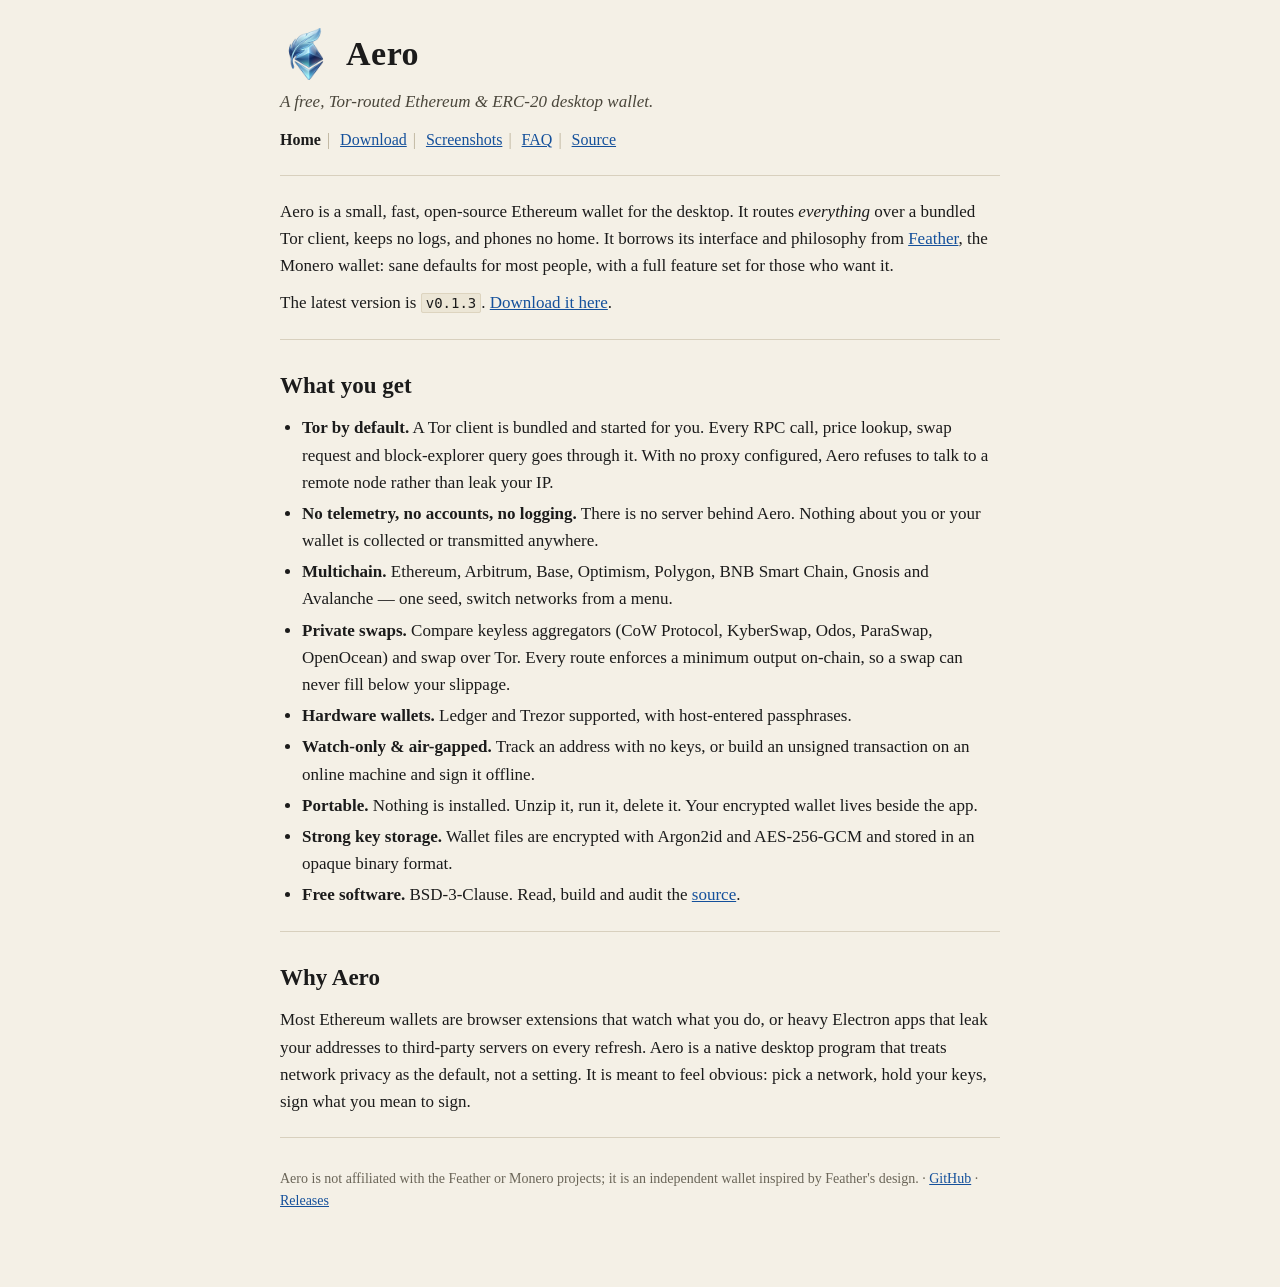
<file: site/index.html>
<!DOCTYPE html>
<html lang="en">
<head>
<meta charset="utf-8">
<meta name="viewport" content="width=device-width, initial-scale=1">
<title>Aero: A Free Tor-Routed Ethereum Wallet</title>
<meta name="description" content="Aero is a free, open-source, Tor-routed Ethereum and ERC-20 desktop wallet with a lightweight Feather-style interface.">
<link rel="canonical" href="https://aero.free/">
<meta property="og:type" content="website">
<meta property="og:site_name" content="Aero">
<meta property="og:title" content="Aero: A Free Tor-Routed Ethereum Wallet">
<meta property="og:description" content="A free, open-source, Tor-routed Ethereum &amp; ERC-20 desktop wallet. No telemetry, no accounts, no logging.">
<meta property="og:url" content="https://aero.free/">
<meta property="og:image" content="https://aero.free/assets/og.png">
<meta property="og:image:type" content="image/png">
<meta property="og:image:width" content="1200">
<meta property="og:image:height" content="630">
<meta property="og:image:alt" content="Aero logo">
<meta name="twitter:card" content="summary_large_image">
<meta name="twitter:title" content="Aero: A Free Tor-Routed Ethereum Wallet">
<meta name="twitter:description" content="A free, open-source, Tor-routed Ethereum &amp; ERC-20 desktop wallet.">
<meta name="twitter:image" content="https://aero.free/assets/og.png">
<meta name="theme-color" content="#f4f0e6">
<link rel="icon" href="assets/favicon.ico">
<link rel="stylesheet" href="style.css">
</head>
<body>
<div class="page">

  <header>
    <div class="masthead">
      <img src="assets/aero.png" alt="Aero logo">
      <h1>Aero</h1>
    </div>
    <p class="tagline">A free, Tor-routed Ethereum &amp; ERC-20 desktop wallet.</p>
    <nav class="links">
      <strong>Home</strong><span class="sep">|</span>
      <a href="/download">Download</a><span class="sep">|</span>
      <a href="/screenshots">Screenshots</a><span class="sep">|</span>
      <a href="/faq">FAQ</a><span class="sep">|</span>
      <a href="https://github.com/Aero-Developer/aero">Source</a>
    </nav>
  </header>

  <hr>

  <p>
    Aero is a small, fast, open-source Ethereum wallet for the desktop. It routes
    <em>everything</em> over a bundled Tor client, keeps no logs, and phones no home.
    It borrows its interface and philosophy from
    <a href="https://featherwallet.org/">Feather</a>, the Monero wallet: sane defaults
    for most people, with a full feature set for those who want it.
  </p>

  <p>
    The latest version is <code>v0.1.3</code>.
    <a href="/download">Download it here</a>.
  </p>

  <hr>

  <h2>What you get</h2>
  <ul>
    <li><strong>Tor by default.</strong> A Tor client is bundled and started for you.
      Every RPC call, price lookup, swap request and block-explorer query goes through it.
      With no proxy configured, Aero refuses to talk to a remote node rather than leak your IP.</li>
    <li><strong>No telemetry, no accounts, no logging.</strong> There is no server behind Aero.
      Nothing about you or your wallet is collected or transmitted anywhere.</li>
    <li><strong>Multichain.</strong> Ethereum, Arbitrum, Base, Optimism, Polygon,
      BNB Smart Chain, Gnosis and Avalanche &mdash; one seed, switch networks from a menu.</li>
    <li><strong>Private swaps.</strong> Compare keyless aggregators (CoW Protocol, KyberSwap,
      Odos, ParaSwap, OpenOcean) and swap over Tor. Every route enforces a minimum
      output on-chain, so a swap can never fill below your slippage.</li>
    <li><strong>Hardware wallets.</strong> Ledger and Trezor supported, with host-entered
      passphrases.</li>
    <li><strong>Watch-only &amp; air-gapped.</strong> Track an address with no keys, or build an
      unsigned transaction on an online machine and sign it offline.</li>
    <li><strong>Portable.</strong> Nothing is installed. Unzip it, run it, delete it.
      Your encrypted wallet lives beside the app.</li>
    <li><strong>Strong key storage.</strong> Wallet files are encrypted with Argon2id and
      AES-256-GCM and stored in an opaque binary format.</li>
    <li><strong>Free software.</strong> BSD-3-Clause. Read, build and audit the
      <a href="https://github.com/Aero-Developer/aero">source</a>.</li>
  </ul>

  <hr>

  <h2>Why Aero</h2>
  <p>
    Most Ethereum wallets are browser extensions that watch what you do, or heavy Electron
    apps that leak your addresses to third-party servers on every refresh. Aero is a native
    desktop program that treats network privacy as the default, not a setting. It is meant to
    feel obvious: pick a network, hold your keys, sign what you mean to sign.
  </p>

  <hr>

  <footer>
    <p>
      Aero is not affiliated with the Feather or Monero projects; it is an independent wallet
      inspired by Feather's design.
      &middot; <a href="https://github.com/Aero-Developer/aero">GitHub</a>
      &middot; <a href="https://github.com/Aero-Developer/aero/releases">Releases</a>
    </p>
  </footer>

</div>
</body>
</html>
</file>
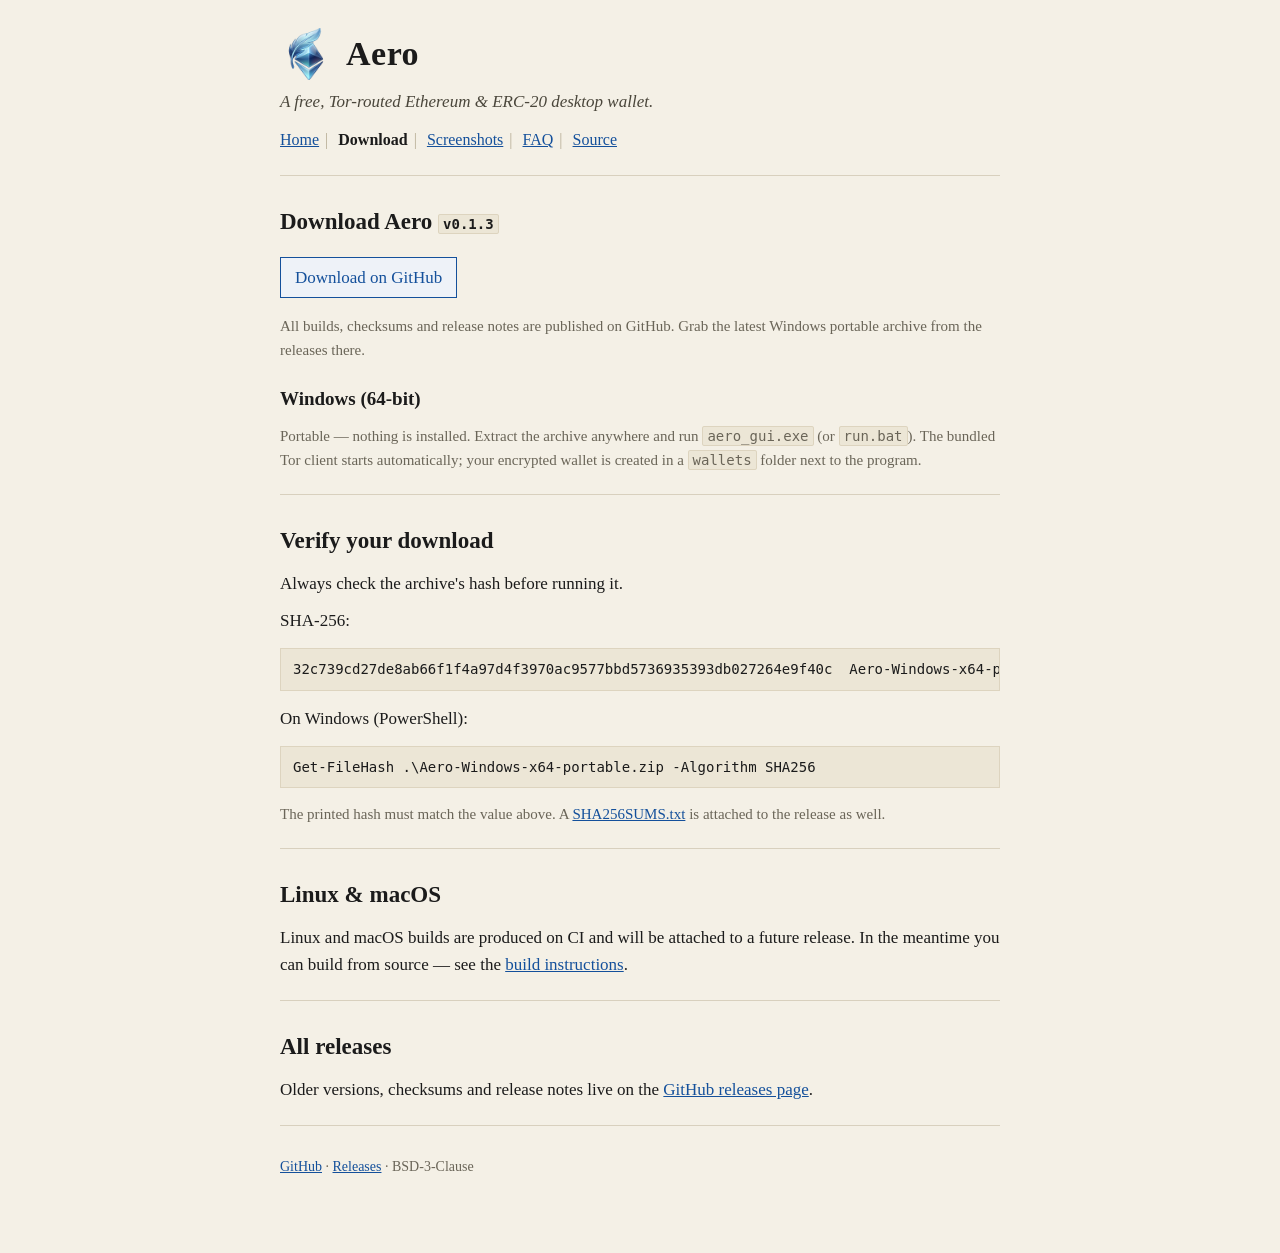
<file: site/download.html>
<!DOCTYPE html>
<html lang="en">
<head>
<meta charset="utf-8">
<meta name="viewport" content="width=device-width, initial-scale=1">
<title>Download &mdash; Aero</title>
<meta name="description" content="Download Aero, the free Tor-routed Ethereum wallet. Windows portable build with SHA-256 verification.">
<link rel="canonical" href="https://aero.free/download">
<meta property="og:type" content="website">
<meta property="og:site_name" content="Aero">
<meta property="og:title" content="Download &mdash; Aero">
<meta property="og:description" content="Download Aero, the free, Tor-routed Ethereum &amp; ERC-20 desktop wallet.">
<meta property="og:url" content="https://aero.free/download">
<meta property="og:image" content="https://aero.free/assets/og.png">
<meta property="og:image:type" content="image/png">
<meta property="og:image:width" content="1200">
<meta property="og:image:height" content="630">
<meta property="og:image:alt" content="Aero logo">
<meta name="twitter:card" content="summary_large_image">
<meta name="twitter:title" content="Download &mdash; Aero">
<meta name="twitter:description" content="Download Aero, the free, Tor-routed Ethereum &amp; ERC-20 desktop wallet.">
<meta name="twitter:image" content="https://aero.free/assets/og.png">
<meta name="theme-color" content="#f4f0e6">
<link rel="icon" href="assets/favicon.ico">
<link rel="stylesheet" href="style.css">
</head>
<body>
<div class="page">

  <header>
    <div class="masthead">
      <img src="assets/aero.png" alt="Aero logo">
      <h1>Aero</h1>
    </div>
    <p class="tagline">A free, Tor-routed Ethereum &amp; ERC-20 desktop wallet.</p>
    <nav class="links">
      <a href="/">Home</a><span class="sep">|</span>
      <strong>Download</strong><span class="sep">|</span>
      <a href="/screenshots">Screenshots</a><span class="sep">|</span>
      <a href="/faq">FAQ</a><span class="sep">|</span>
      <a href="https://github.com/Aero-Developer/aero">Source</a>
    </nav>
  </header>

  <hr>

  <h2>Download Aero <code>v0.1.3</code></h2>

  <p>
    <a class="download" href="https://github.com/Aero-Developer/aero/">Download on GitHub</a>
  </p>
  <p class="muted">All builds, checksums and release notes are published on GitHub. Grab the latest
    Windows portable archive from the releases there.</p>

  <h3>Windows (64-bit)</h3>
  <p class="muted">Portable &mdash; nothing is installed. Extract the archive anywhere and run
    <code>aero_gui.exe</code> (or <code>run.bat</code>). The bundled Tor client starts
    automatically; your encrypted wallet is created in a <code>wallets</code> folder next to
    the program.</p>

  <hr>

  <h2>Verify your download</h2>
  <p>Always check the archive's hash before running it.</p>
  <p>SHA-256:</p>
  <pre><code>32c739cd27de8ab66f1f4a97d4f3970ac9577bbd5736935393db027264e9f40c  Aero-Windows-x64-portable.zip</code></pre>
  <p>On Windows (PowerShell):</p>
  <pre><code>Get-FileHash .\Aero-Windows-x64-portable.zip -Algorithm SHA256</code></pre>
  <p class="muted">The printed hash must match the value above. A
    <a href="https://github.com/Aero-Developer/aero/releases/download/v0.1.3/SHA256SUMS.txt">SHA256SUMS.txt</a>
    is attached to the release as well.</p>

  <hr>

  <h2>Linux &amp; macOS</h2>
  <p>
    Linux and macOS builds are produced on CI and will be attached to a future release.
    In the meantime you can build from source &mdash; see the
    <a href="https://github.com/Aero-Developer/aero#building">build instructions</a>.
  </p>

  <hr>

  <h2>All releases</h2>
  <p>
    Older versions, checksums and release notes live on the
    <a href="https://github.com/Aero-Developer/aero/releases">GitHub releases page</a>.
  </p>

  <hr>

  <footer>
    <p>
      <a href="https://github.com/Aero-Developer/aero">GitHub</a>
      &middot; <a href="https://github.com/Aero-Developer/aero/releases">Releases</a>
      &middot; BSD-3-Clause
    </p>
  </footer>

</div>
</body>
</html>
</file>
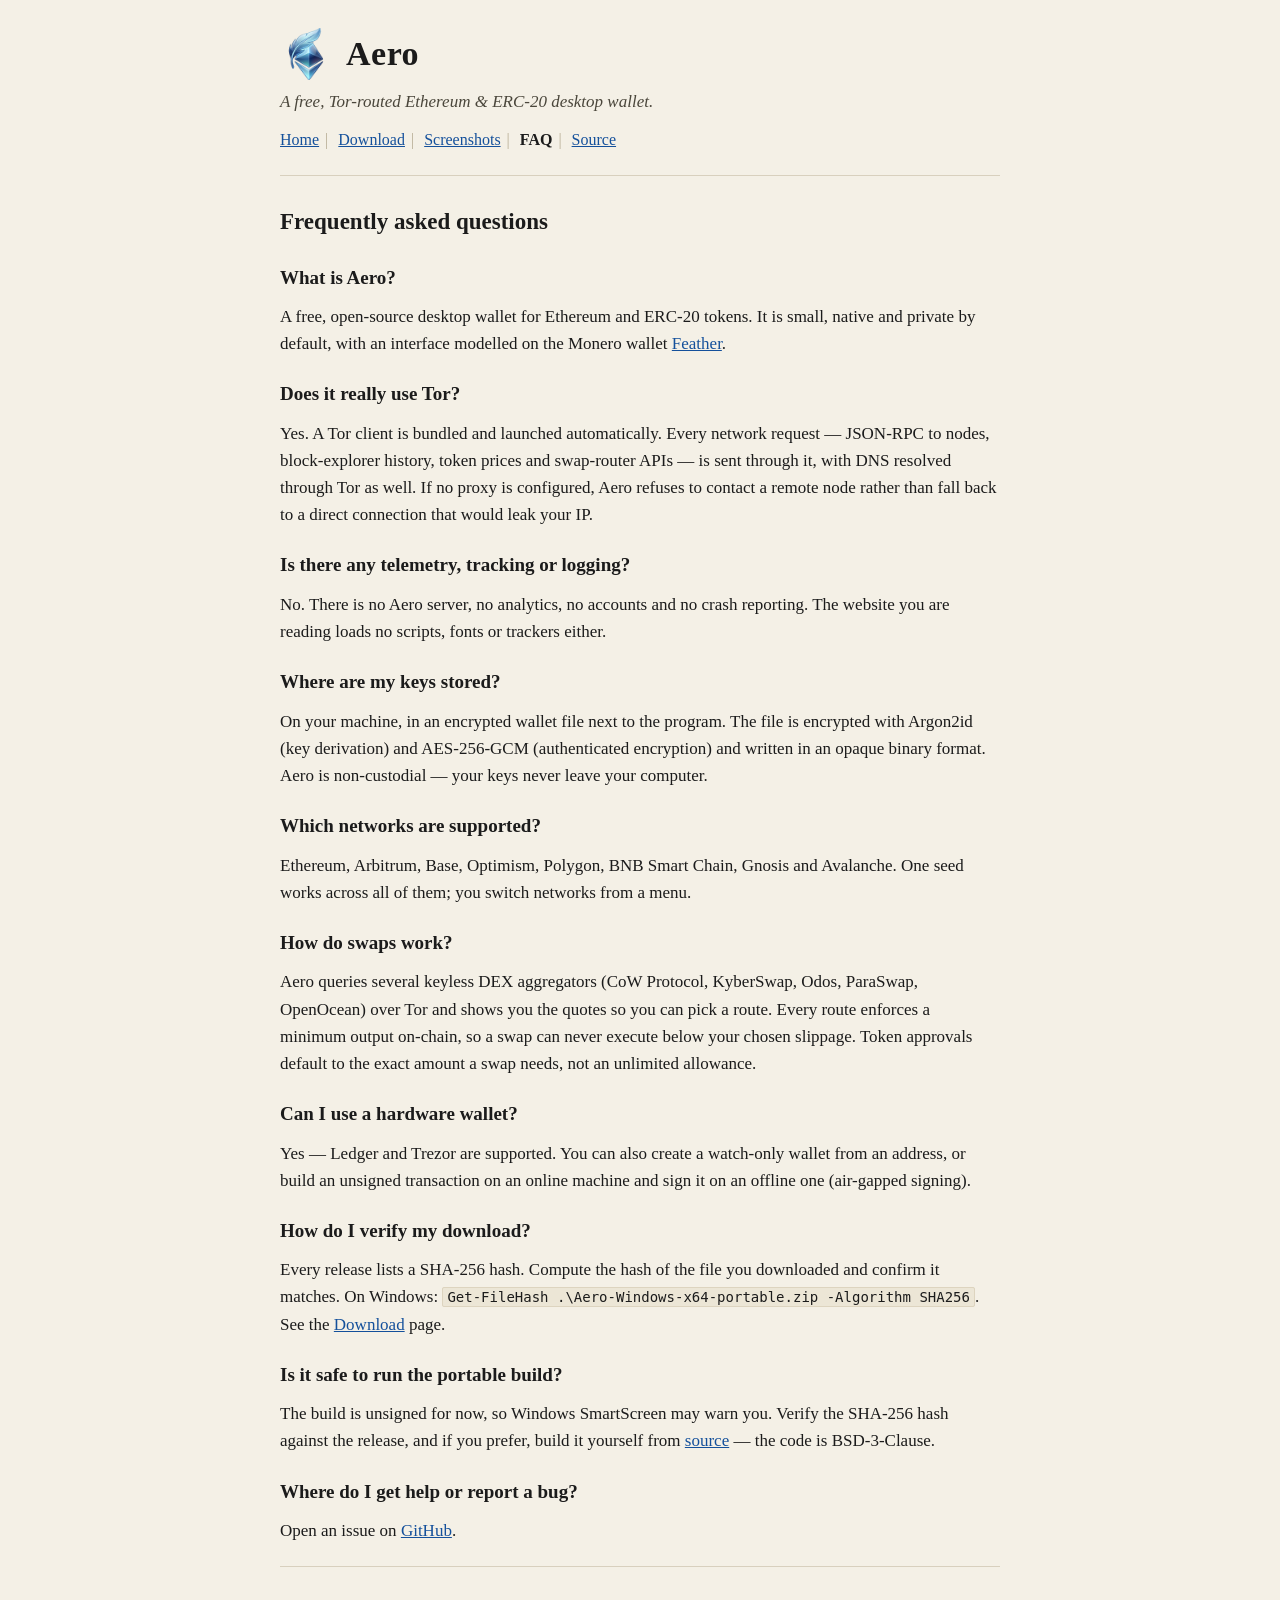
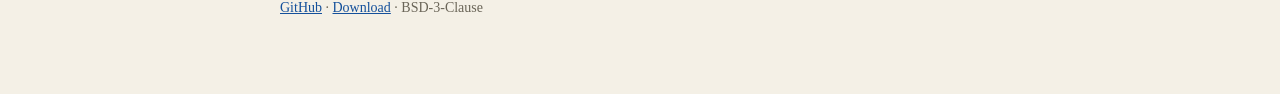
<file: site/faq.html>
<!DOCTYPE html>
<html lang="en">
<head>
<meta charset="utf-8">
<meta name="viewport" content="width=device-width, initial-scale=1">
<title>FAQ &mdash; Aero</title>
<meta name="description" content="Frequently asked questions about Aero, the Tor-routed Ethereum wallet: privacy, Tor, key storage, supported chains, swaps and verification.">
<link rel="canonical" href="https://aero.free/faq">
<meta property="og:type" content="website">
<meta property="og:site_name" content="Aero">
<meta property="og:title" content="FAQ &mdash; Aero">
<meta property="og:description" content="Answers about Aero: Tor, privacy, key storage, supported chains, swaps and verification.">
<meta property="og:url" content="https://aero.free/faq">
<meta property="og:image" content="https://aero.free/assets/og.png">
<meta property="og:image:type" content="image/png">
<meta property="og:image:width" content="1200">
<meta property="og:image:height" content="630">
<meta property="og:image:alt" content="Aero logo">
<meta name="twitter:card" content="summary_large_image">
<meta name="twitter:title" content="FAQ &mdash; Aero">
<meta name="twitter:description" content="Answers about Aero: Tor, privacy, key storage, supported chains, swaps and verification.">
<meta name="twitter:image" content="https://aero.free/assets/og.png">
<meta name="theme-color" content="#f4f0e6">
<link rel="icon" href="assets/favicon.ico">
<link rel="stylesheet" href="style.css">
</head>
<body>
<div class="page">

  <header>
    <div class="masthead">
      <img src="assets/aero.png" alt="Aero logo">
      <h1>Aero</h1>
    </div>
    <p class="tagline">A free, Tor-routed Ethereum &amp; ERC-20 desktop wallet.</p>
    <nav class="links">
      <a href="/">Home</a><span class="sep">|</span>
      <a href="/download">Download</a><span class="sep">|</span>
      <a href="/screenshots">Screenshots</a><span class="sep">|</span>
      <strong>FAQ</strong><span class="sep">|</span>
      <a href="https://github.com/Aero-Developer/aero">Source</a>
    </nav>
  </header>

  <hr>

  <h2>Frequently asked questions</h2>

  <h3>What is Aero?</h3>
  <p>A free, open-source desktop wallet for Ethereum and ERC-20 tokens. It is small, native and
    private by default, with an interface modelled on the Monero wallet
    <a href="https://featherwallet.org/">Feather</a>.</p>

  <h3>Does it really use Tor?</h3>
  <p>Yes. A Tor client is bundled and launched automatically. Every network request &mdash;
    JSON-RPC to nodes, block-explorer history, token prices and swap-router APIs &mdash; is sent
    through it, with DNS resolved through Tor as well. If no proxy is configured, Aero refuses to
    contact a remote node rather than fall back to a direct connection that would leak your IP.</p>

  <h3>Is there any telemetry, tracking or logging?</h3>
  <p>No. There is no Aero server, no analytics, no accounts and no crash reporting. The website you
    are reading loads no scripts, fonts or trackers either.</p>

  <h3>Where are my keys stored?</h3>
  <p>On your machine, in an encrypted wallet file next to the program. The file is encrypted with
    Argon2id (key derivation) and AES-256-GCM (authenticated encryption) and written in an opaque
    binary format. Aero is non-custodial &mdash; your keys never leave your computer.</p>

  <h3>Which networks are supported?</h3>
  <p>Ethereum, Arbitrum, Base, Optimism, Polygon, BNB Smart Chain, Gnosis and Avalanche. One seed
    works across all of them; you switch networks from a menu.</p>

  <h3>How do swaps work?</h3>
  <p>Aero queries several keyless DEX aggregators (CoW Protocol, KyberSwap, Odos, ParaSwap,
    OpenOcean) over Tor and shows you the quotes so you can pick a route. Every route enforces a
    minimum output on-chain, so a swap can never execute below your chosen slippage. Token
    approvals default to the exact amount a swap needs, not an unlimited allowance.</p>

  <h3>Can I use a hardware wallet?</h3>
  <p>Yes &mdash; Ledger and Trezor are supported. You can also create a watch-only wallet from an
    address, or build an unsigned transaction on an online machine and sign it on an offline one
    (air-gapped signing).</p>

  <h3>How do I verify my download?</h3>
  <p>Every release lists a SHA-256 hash. Compute the hash of the file you downloaded and confirm it
    matches. On Windows: <code>Get-FileHash .\Aero-Windows-x64-portable.zip -Algorithm SHA256</code>.
    See the <a href="/download">Download</a> page.</p>

  <h3>Is it safe to run the portable build?</h3>
  <p>The build is unsigned for now, so Windows SmartScreen may warn you. Verify the SHA-256 hash
    against the release, and if you prefer, build it yourself from
    <a href="https://github.com/Aero-Developer/aero">source</a> &mdash; the code is BSD-3-Clause.</p>

  <h3>Where do I get help or report a bug?</h3>
  <p>Open an issue on <a href="https://github.com/Aero-Developer/aero/issues">GitHub</a>.</p>

  <hr>

  <footer>
    <p>
      <a href="https://github.com/Aero-Developer/aero">GitHub</a>
      &middot; <a href="/download">Download</a>
      &middot; BSD-3-Clause
    </p>
  </footer>

</div>
</body>
</html>
</file>
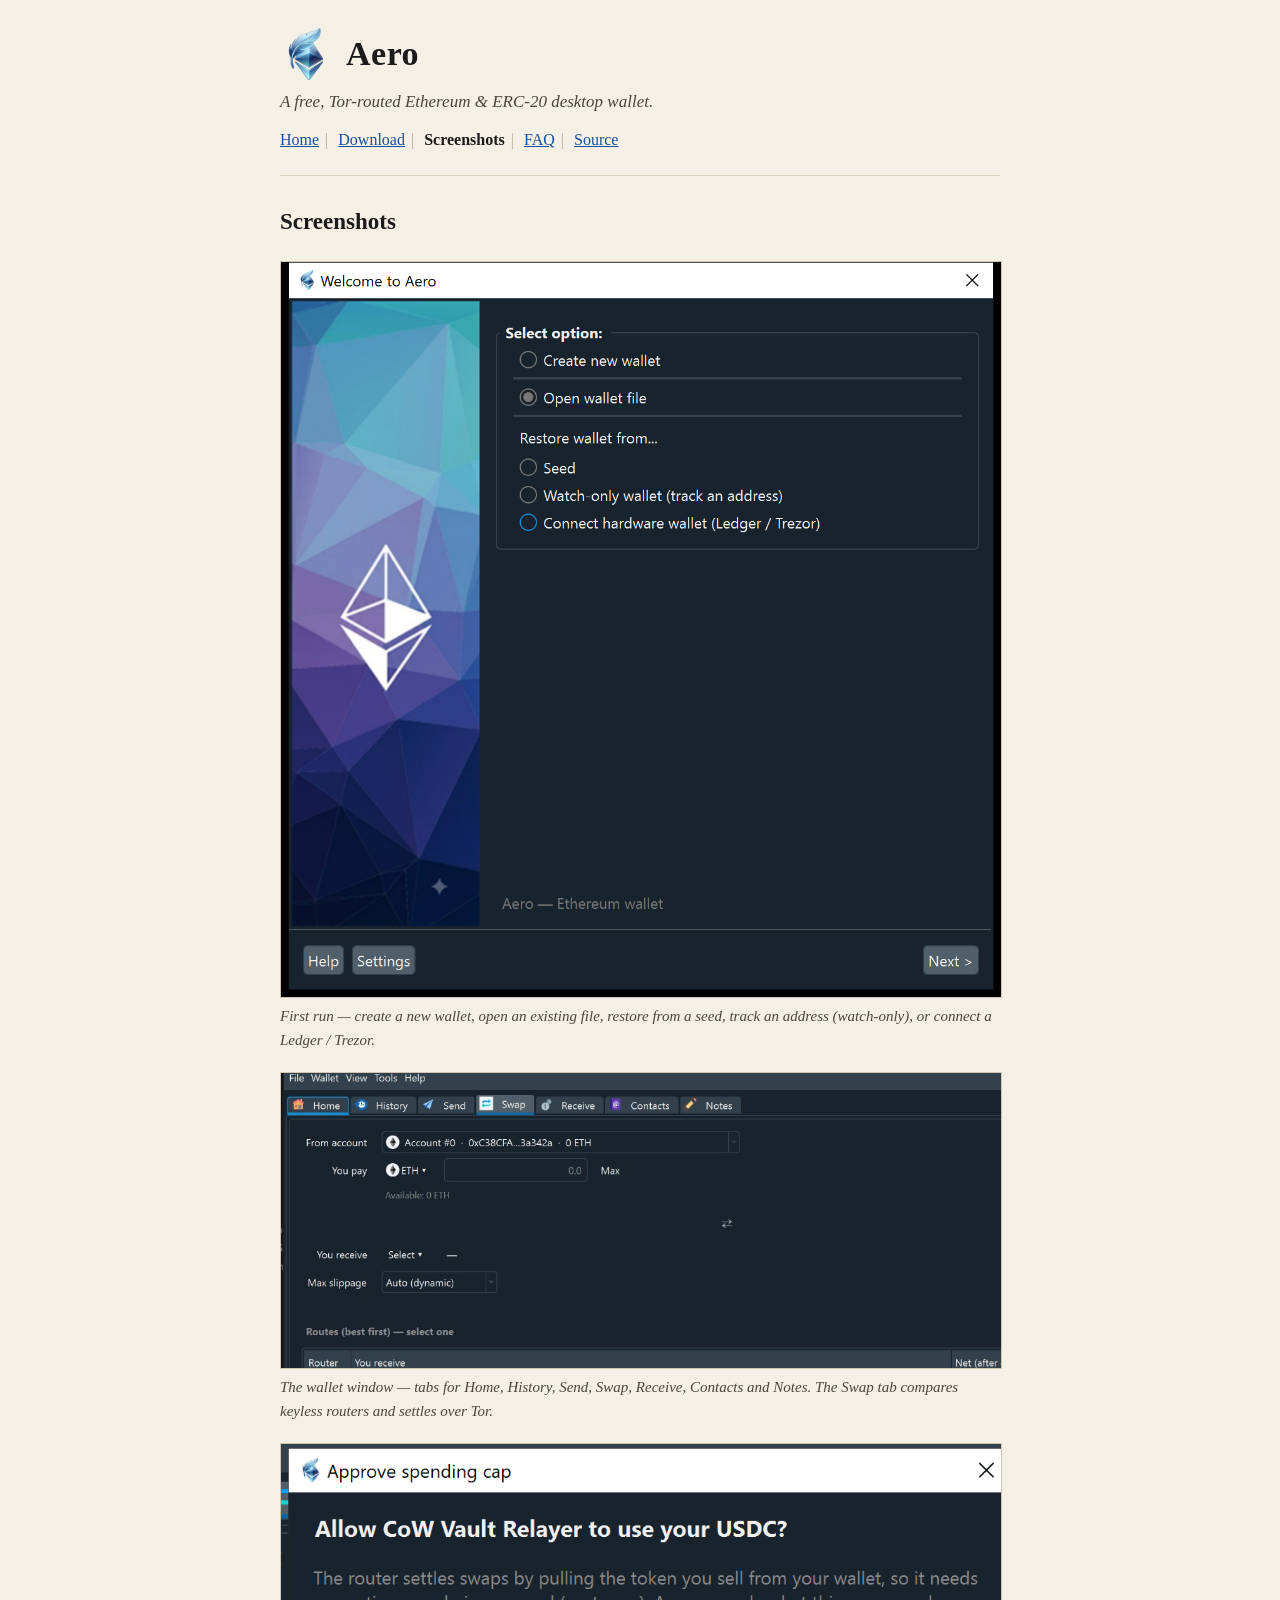
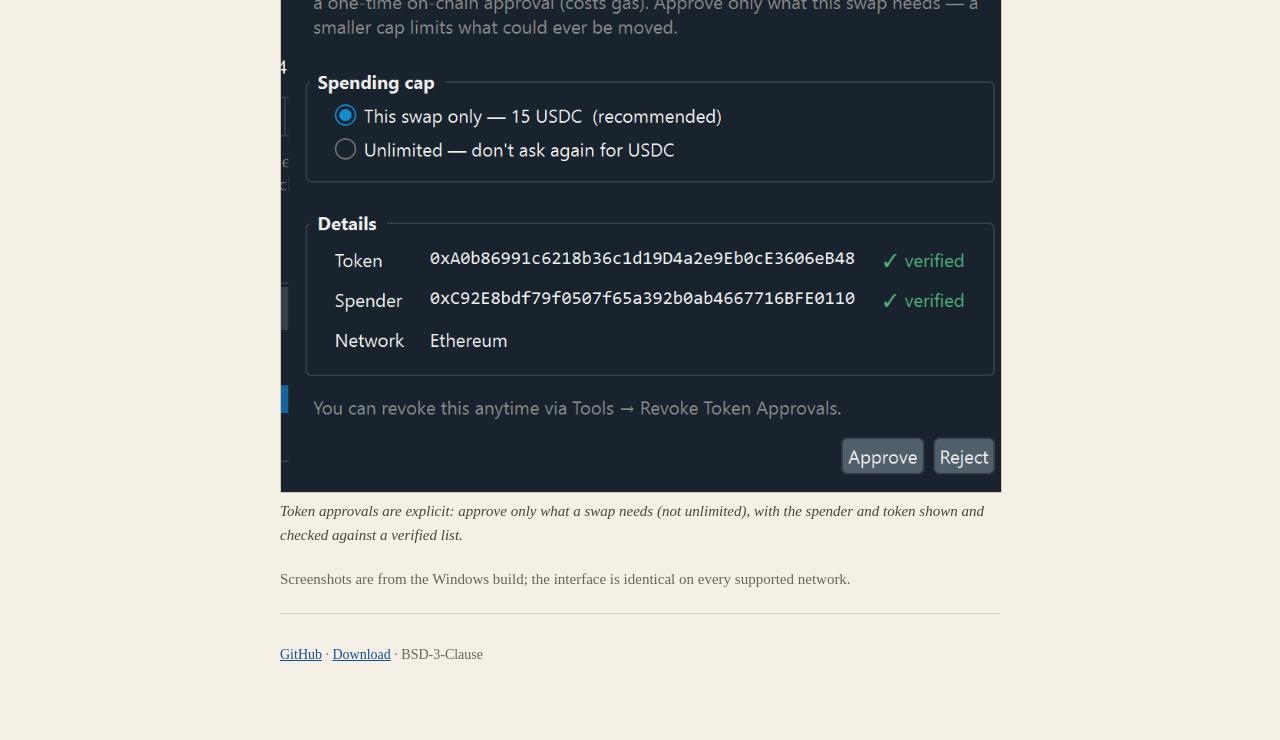
<file: site/screenshots.html>
<!DOCTYPE html>
<html lang="en">
<head>
<meta charset="utf-8">
<meta name="viewport" content="width=device-width, initial-scale=1">
<title>Screenshots &mdash; Aero</title>
<meta name="description" content="Screenshots of Aero, the Tor-routed Ethereum desktop wallet.">
<link rel="canonical" href="https://aero.free/screenshots">
<meta property="og:type" content="website">
<meta property="og:site_name" content="Aero">
<meta property="og:title" content="Screenshots &mdash; Aero">
<meta property="og:description" content="Screenshots of Aero, the free, Tor-routed Ethereum &amp; ERC-20 desktop wallet.">
<meta property="og:url" content="https://aero.free/screenshots">
<meta property="og:image" content="https://aero.free/assets/og.png">
<meta property="og:image:type" content="image/png">
<meta property="og:image:width" content="1200">
<meta property="og:image:height" content="630">
<meta property="og:image:alt" content="Aero logo">
<meta name="twitter:card" content="summary_large_image">
<meta name="twitter:title" content="Screenshots &mdash; Aero">
<meta name="twitter:description" content="Screenshots of Aero, the free, Tor-routed Ethereum &amp; ERC-20 desktop wallet.">
<meta name="twitter:image" content="https://aero.free/assets/og.png">
<meta name="theme-color" content="#f4f0e6">
<link rel="icon" href="assets/favicon.ico">
<link rel="stylesheet" href="style.css">
</head>
<body>
<div class="page">

  <header>
    <div class="masthead">
      <img src="assets/aero.png" alt="Aero logo">
      <h1>Aero</h1>
    </div>
    <p class="tagline">A free, Tor-routed Ethereum &amp; ERC-20 desktop wallet.</p>
    <nav class="links">
      <a href="/">Home</a><span class="sep">|</span>
      <a href="/download">Download</a><span class="sep">|</span>
      <strong>Screenshots</strong><span class="sep">|</span>
      <a href="/faq">FAQ</a><span class="sep">|</span>
      <a href="https://github.com/Aero-Developer/aero">Source</a>
    </nav>
  </header>

  <hr>

  <h2>Screenshots</h2>

  <figure>
    <img src="assets/screenshots/welcome.png" alt="Aero first-run wizard">
    <figcaption>First run &mdash; create a new wallet, open an existing file, restore from a seed,
      track an address (watch-only), or connect a Ledger / Trezor.</figcaption>
  </figure>

  <figure>
    <img src="assets/screenshots/swap.png" alt="Aero swap tab">
    <figcaption>The wallet window &mdash; tabs for Home, History, Send, Swap, Receive, Contacts and
      Notes. The Swap tab compares keyless routers and settles over Tor.</figcaption>
  </figure>

  <figure>
    <img src="assets/screenshots/approval.png" alt="Token approval prompt">
    <figcaption>Token approvals are explicit: approve only what a swap needs (not unlimited),
      with the spender and token shown and checked against a verified list.</figcaption>
  </figure>

  <p class="muted">Screenshots are from the Windows build; the interface is identical on every
    supported network.</p>

  <hr>

  <footer>
    <p>
      <a href="https://github.com/Aero-Developer/aero">GitHub</a>
      &middot; <a href="/download">Download</a>
      &middot; BSD-3-Clause
    </p>
  </footer>

</div>
</body>
</html>
</file>
<file: site/style.css>
/* Aero website - deliberately plain, retro, no-frills (Feather-style).
   No web fonts, no JS, no gradients/shadows/animations. One column, cream paper. */

html {
    -webkit-text-size-adjust: 100%;
}

body {
    background: #f4f0e6;
    color: #1b1b1b;
    font-family: Georgia, "Times New Roman", Times, serif;
    font-size: 17px;
    line-height: 1.6;
    margin: 0;
    padding: 0;
}

/* Single centered reading column. */
.page {
    max-width: 720px;
    margin: 0 auto;
    padding: 28px 20px 64px;
}

a {
    color: #14509b;
    text-decoration: underline;
}
a:visited {
    color: #5a3e8b;
}
a:hover {
    color: #0f3c74;
}

hr {
    border: none;
    border-top: 1px solid #d8d0be;
    margin: 22px 0;
}

/* ---- Header ---- */
.masthead {
    display: flex;
    align-items: center;
    gap: 14px;
}
.masthead img {
    width: 52px;
    height: 52px;
    image-rendering: auto;
}
.masthead h1 {
    font-size: 34px;
    margin: 0;
    line-height: 1;
    letter-spacing: 0.5px;
}
.tagline {
    color: #4a463b;
    font-style: italic;
    margin: 8px 0 0;
}

/* ---- Nav (Home | Download | ...) ---- */
nav.links {
    margin: 12px 0 0;
    font-size: 16px;
}
nav.links a {
    white-space: nowrap;
}
nav.links .sep {
    color: #b7ad95;
    padding: 0 6px;
}

/* ---- Headings & text ---- */
h2 {
    font-size: 23px;
    margin: 28px 0 8px;
    font-weight: bold;
}
h3 {
    font-size: 19px;
    margin: 22px 0 4px;
}
p {
    margin: 10px 0;
}
ul {
    margin: 10px 0;
    padding-left: 22px;
}
li {
    margin: 4px 0;
}
strong {
    font-weight: bold;
}

/* ---- Code / hashes / commands ---- */
code, kbd, samp, pre {
    font-family: Consolas, "DejaVu Sans Mono", "Courier New", monospace;
    font-size: 14px;
}
code {
    background: #ece6d6;
    padding: 1px 4px;
    border: 1px solid #ddd4bf;
    border-radius: 2px;
}
pre {
    background: #ece6d6;
    border: 1px solid #ddd4bf;
    padding: 10px 12px;
    overflow-x: auto;
    line-height: 1.45;
}
pre code {
    background: none;
    border: none;
    padding: 0;
}

/* ---- Understated download link (not a glossy button) ---- */
a.download {
    display: inline-block;
    text-decoration: none;
    border: 1px solid #14509b;
    padding: 6px 14px;
    margin: 6px 0;
    background: #eef2f8;
    color: #14509b;
    font-family: Georgia, serif;
}
a.download:hover {
    background: #e2eaf5;
}
.muted {
    color: #6a6558;
    font-size: 15px;
}

/* ---- Screenshots ---- */
figure {
    margin: 20px 0;
}
figure img {
    max-width: 100%;
    height: auto;
    border: 1px solid #cfc7b2;
    display: block;
}
figcaption {
    color: #4a463b;
    font-style: italic;
    font-size: 15px;
    margin-top: 6px;
}

/* ---- Footer ---- */
footer {
    margin-top: 30px;
    color: #6a6558;
    font-size: 14px;
}

/* Tables (e.g. downloads / chains) kept plain. */
table {
    border-collapse: collapse;
    margin: 12px 0;
    width: 100%;
}
th, td {
    text-align: left;
    padding: 6px 10px;
    border-bottom: 1px solid #ddd4bf;
    vertical-align: top;
}
th {
    font-weight: bold;
}

@media (max-width: 480px) {
    body { font-size: 16px; }
    .masthead h1 { font-size: 28px; }
    .page { padding: 20px 14px 48px; }
}
</file>
